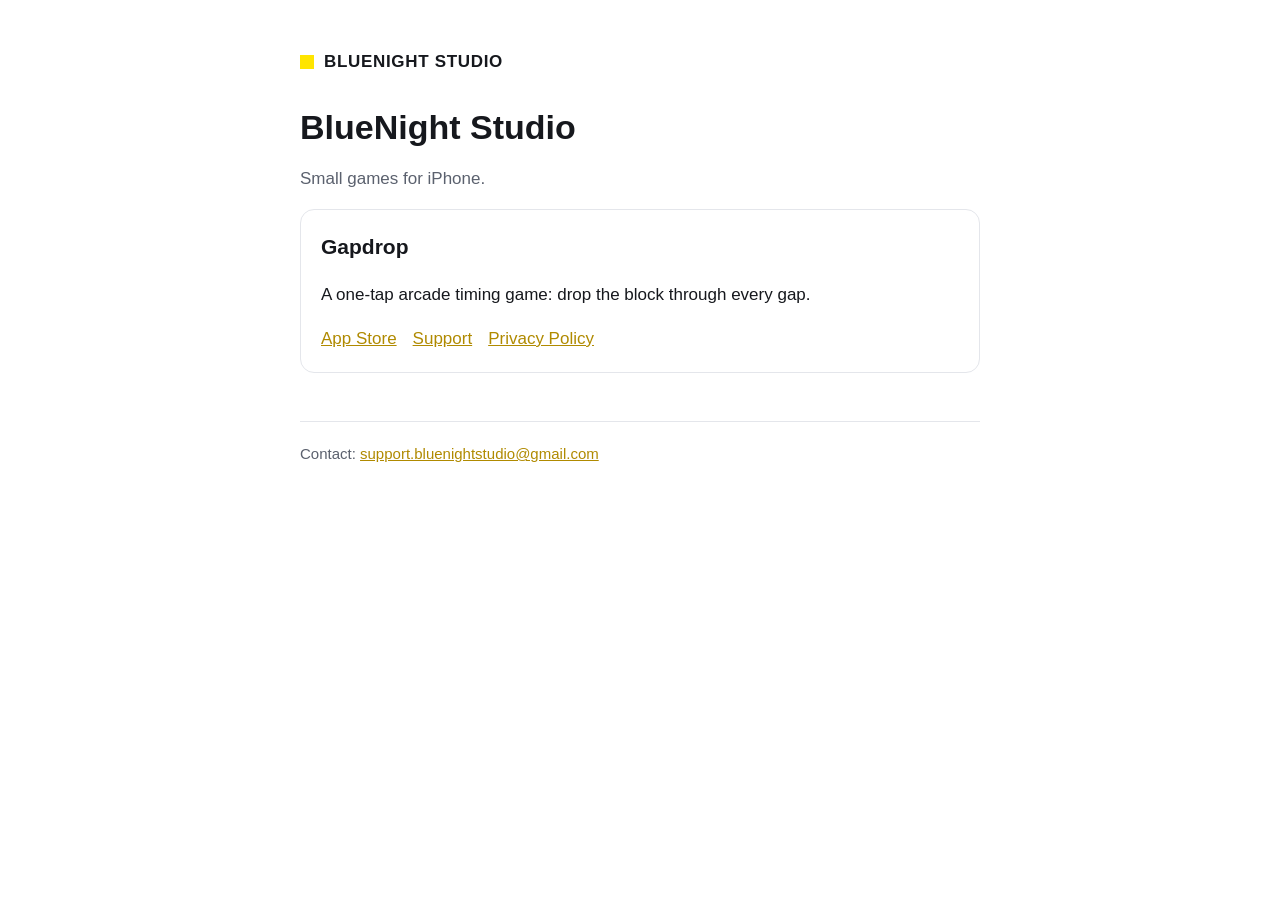
<file: index.html>
<!doctype html>
<html lang="en">
<head>
<meta charset="utf-8">
<meta name="viewport" content="width=device-width, initial-scale=1">
<title>BlueNight Studio</title>
<link rel="stylesheet" href="/style.css">
</head>
<body>
<main>
  <header>
    <div class="brand"><span class="block"></span><a href="/">BlueNight Studio</a></div>
  </header>

  <h1>BlueNight Studio</h1>
  <p class="muted">Small games for iPhone.</p>

  <section class="card">
    <h2>Gapdrop</h2>
    <p>A one-tap arcade timing game: drop the block through every gap.</p>
    <div class="links">
      <a href="https://apps.apple.com/app/id1011670103">App Store</a>
      <a href="/gapdrop/support/">Support</a>
      <a href="/gapdrop/privacy/">Privacy Policy</a>
    </div>
  </section>

  <footer>Contact: <a href="mailto:support.bluenightstudio@gmail.com">support.bluenightstudio@gmail.com</a></footer>
</main>
</body>
</html>
</file>
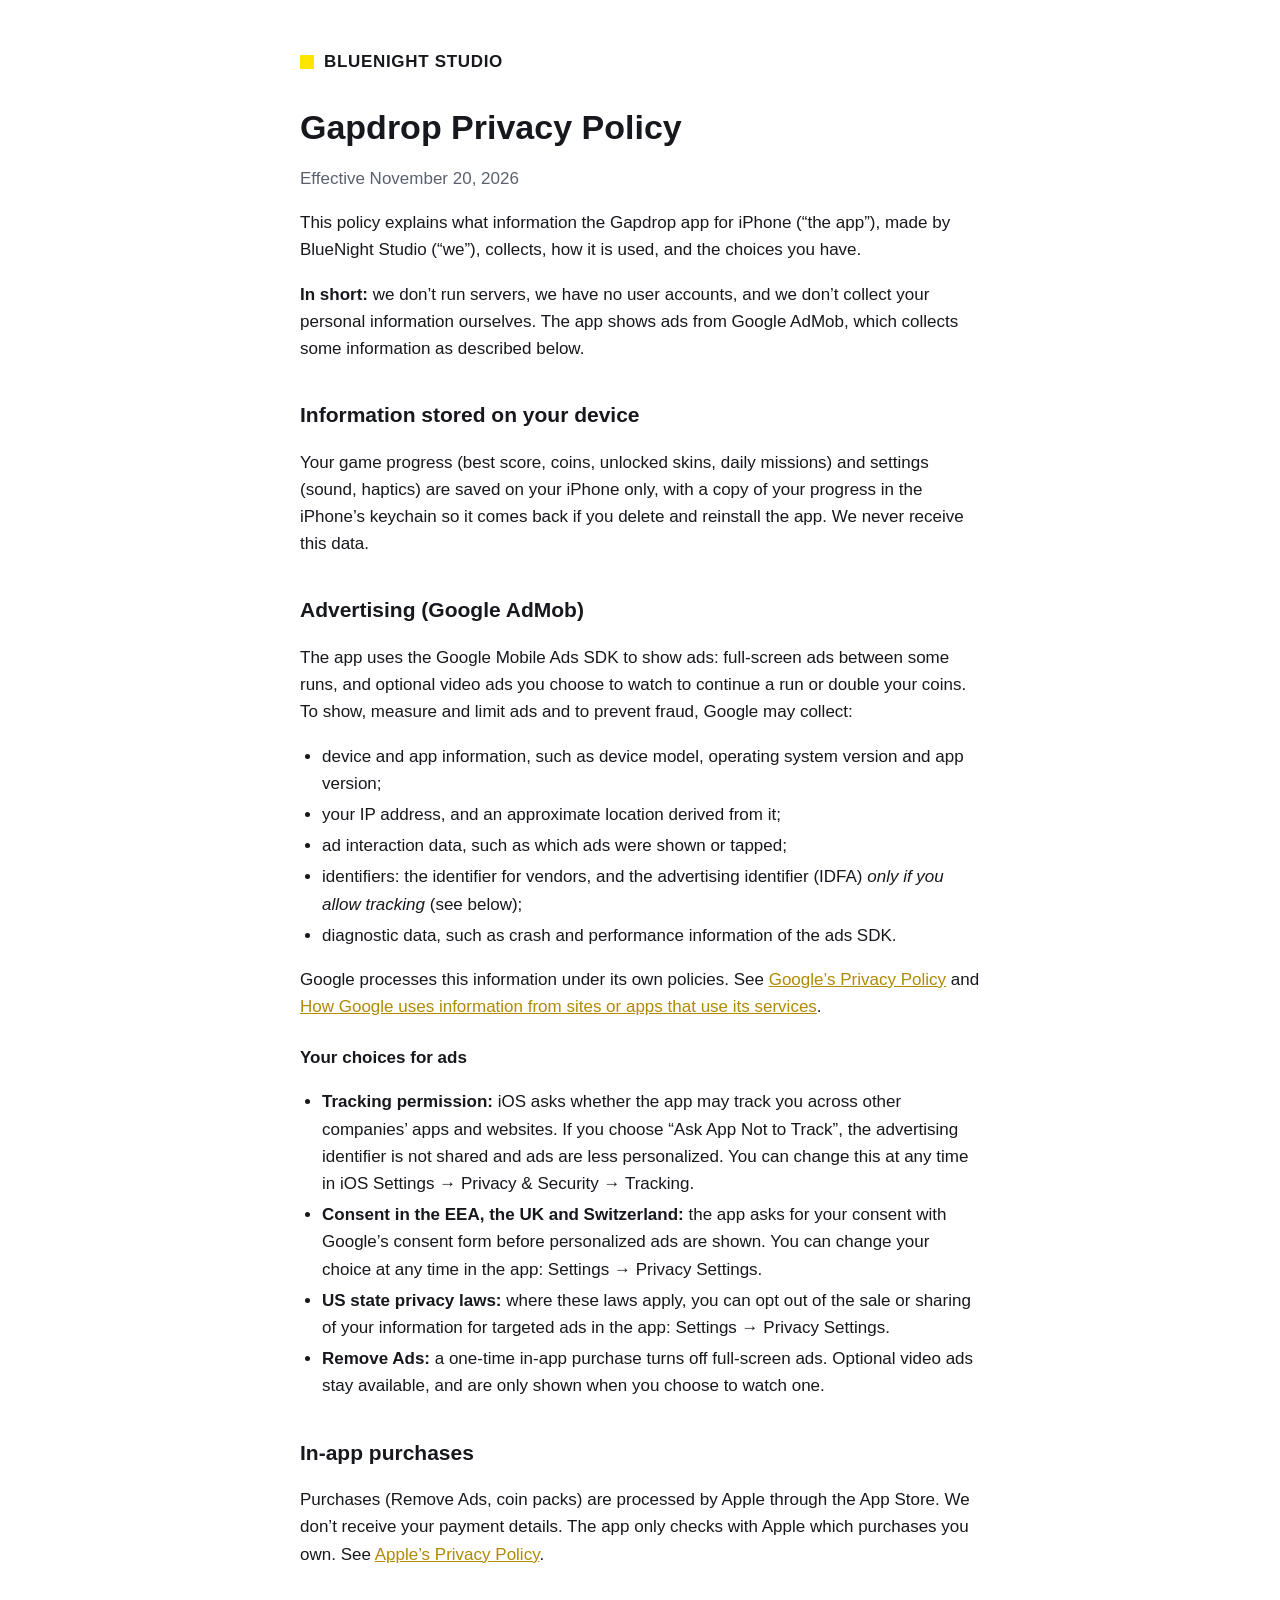
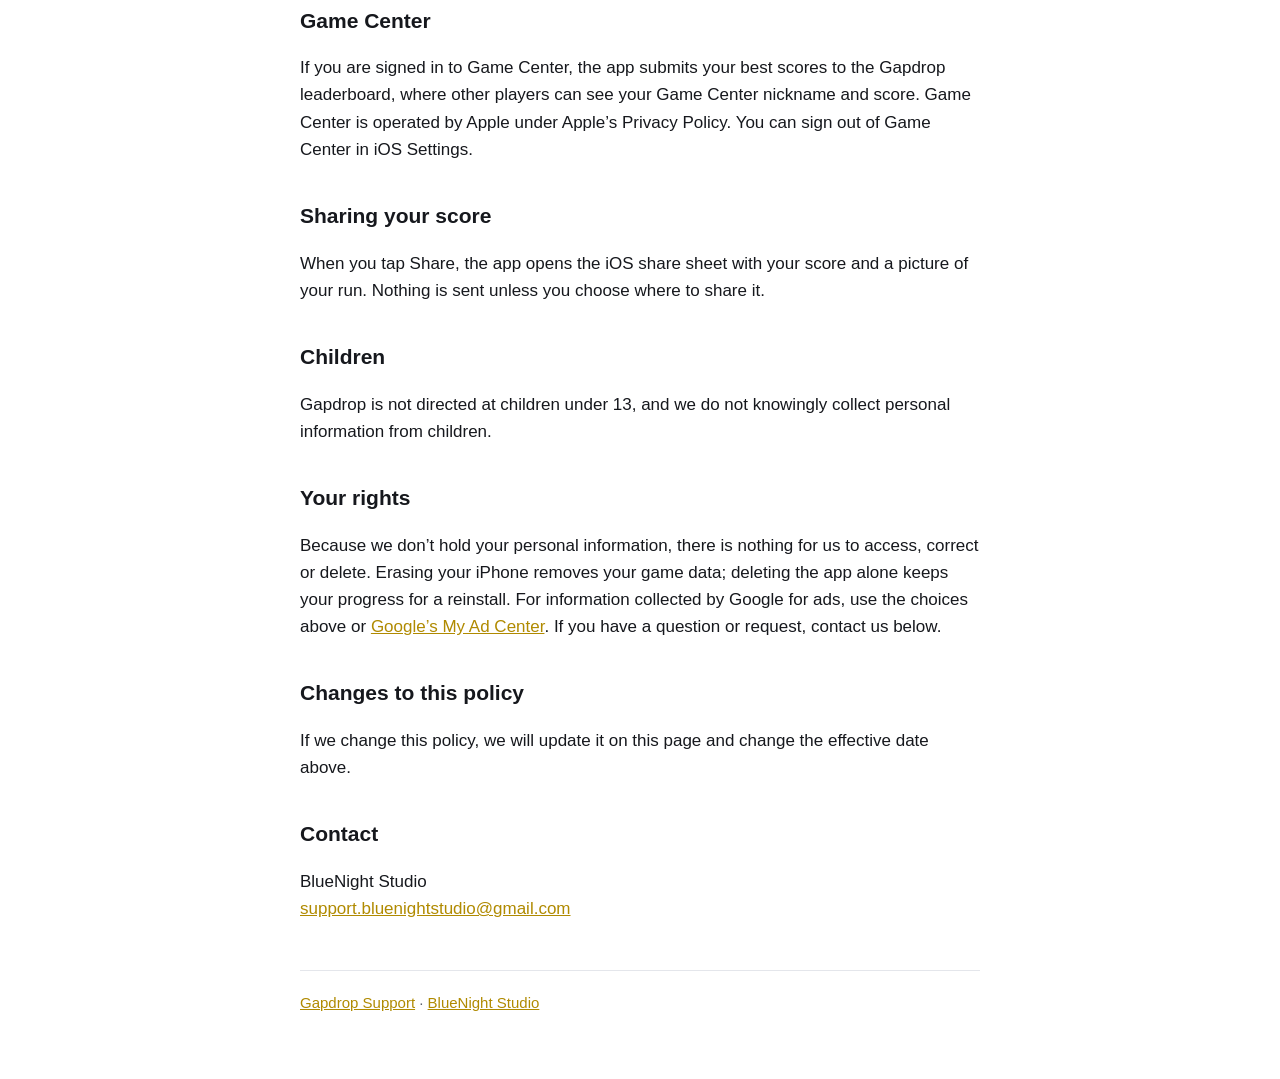
<file: gapdrop/privacy/index.html>
<!doctype html>
<html lang="en">
<head>
<meta charset="utf-8">
<meta name="viewport" content="width=device-width, initial-scale=1">
<title>Gapdrop Privacy Policy</title>
<link rel="stylesheet" href="/style.css">
</head>
<body>
<main>
  <header>
    <div class="brand"><span class="block"></span><a href="/">BlueNight Studio</a></div>
  </header>

  <h1>Gapdrop Privacy Policy</h1>
  <p class="muted">Effective November 20, 2026</p>

  <p>This policy explains what information the Gapdrop app for iPhone (“the app”), made by BlueNight Studio (“we”), collects, how it is used, and the choices you have.</p>

  <p><strong>In short:</strong> we don’t run servers, we have no user accounts, and we don’t collect your personal information ourselves. The app shows ads from Google AdMob, which collects some information as described below.</p>

  <h2>Information stored on your device</h2>
  <p>Your game progress (best score, coins, unlocked skins, daily missions) and settings (sound, haptics) are saved on your iPhone only, with a copy of your progress in the iPhone’s keychain so it comes back if you delete and reinstall the app. We never receive this data.</p>

  <h2>Advertising (Google AdMob)</h2>
  <p>The app uses the Google Mobile Ads SDK to show ads: full-screen ads between some runs, and optional video ads you choose to watch to continue a run or double your coins. To show, measure and limit ads and to prevent fraud, Google may collect:</p>
  <ul>
    <li>device and app information, such as device model, operating system version and app version;</li>
    <li>your IP address, and an approximate location derived from it;</li>
    <li>ad interaction data, such as which ads were shown or tapped;</li>
    <li>identifiers: the identifier for vendors, and the advertising identifier (IDFA) <em>only if you allow tracking</em> (see below);</li>
    <li>diagnostic data, such as crash and performance information of the ads SDK.</li>
  </ul>
  <p>Google processes this information under its own policies. See <a href="https://policies.google.com/privacy">Google’s Privacy Policy</a> and <a href="https://policies.google.com/technologies/partner-sites">How Google uses information from sites or apps that use its services</a>.</p>

  <h3>Your choices for ads</h3>
  <ul>
    <li><strong>Tracking permission:</strong> iOS asks whether the app may track you across other companies’ apps and websites. If you choose “Ask App Not to Track”, the advertising identifier is not shared and ads are less personalized. You can change this at any time in iOS Settings → Privacy &amp; Security → Tracking.</li>
    <li><strong>Consent in the EEA, the UK and Switzerland:</strong> the app asks for your consent with Google’s consent form before personalized ads are shown. You can change your choice at any time in the app: Settings → Privacy Settings.</li>
    <li><strong>US state privacy laws:</strong> where these laws apply, you can opt out of the sale or sharing of your information for targeted ads in the app: Settings → Privacy Settings.</li>
    <li><strong>Remove Ads:</strong> a one-time in-app purchase turns off full-screen ads. Optional video ads stay available, and are only shown when you choose to watch one.</li>
  </ul>

  <h2>In-app purchases</h2>
  <p>Purchases (Remove Ads, coin packs) are processed by Apple through the App Store. We don’t receive your payment details. The app only checks with Apple which purchases you own. See <a href="https://www.apple.com/legal/privacy/">Apple’s Privacy Policy</a>.</p>

  <h2>Game Center</h2>
  <p>If you are signed in to Game Center, the app submits your best scores to the Gapdrop leaderboard, where other players can see your Game Center nickname and score. Game Center is operated by Apple under Apple’s Privacy Policy. You can sign out of Game Center in iOS Settings.</p>

  <h2>Sharing your score</h2>
  <p>When you tap Share, the app opens the iOS share sheet with your score and a picture of your run. Nothing is sent unless you choose where to share it.</p>

  <h2>Children</h2>
  <p>Gapdrop is not directed at children under 13, and we do not knowingly collect personal information from children.</p>

  <h2>Your rights</h2>
  <p>Because we don’t hold your personal information, there is nothing for us to access, correct or delete. Erasing your iPhone removes your game data; deleting the app alone keeps your progress for a reinstall. For information collected by Google for ads, use the choices above or <a href="https://myadcenter.google.com/">Google’s My Ad Center</a>. If you have a question or request, contact us below.</p>

  <h2>Changes to this policy</h2>
  <p>If we change this policy, we will update it on this page and change the effective date above.</p>

  <h2>Contact</h2>
  <p>BlueNight Studio<br><a href="mailto:support.bluenightstudio@gmail.com">support.bluenightstudio@gmail.com</a></p>

  <footer><a href="/gapdrop/support/">Gapdrop Support</a> · <a href="/">BlueNight Studio</a></footer>
</main>
</body>
</html>
</file>
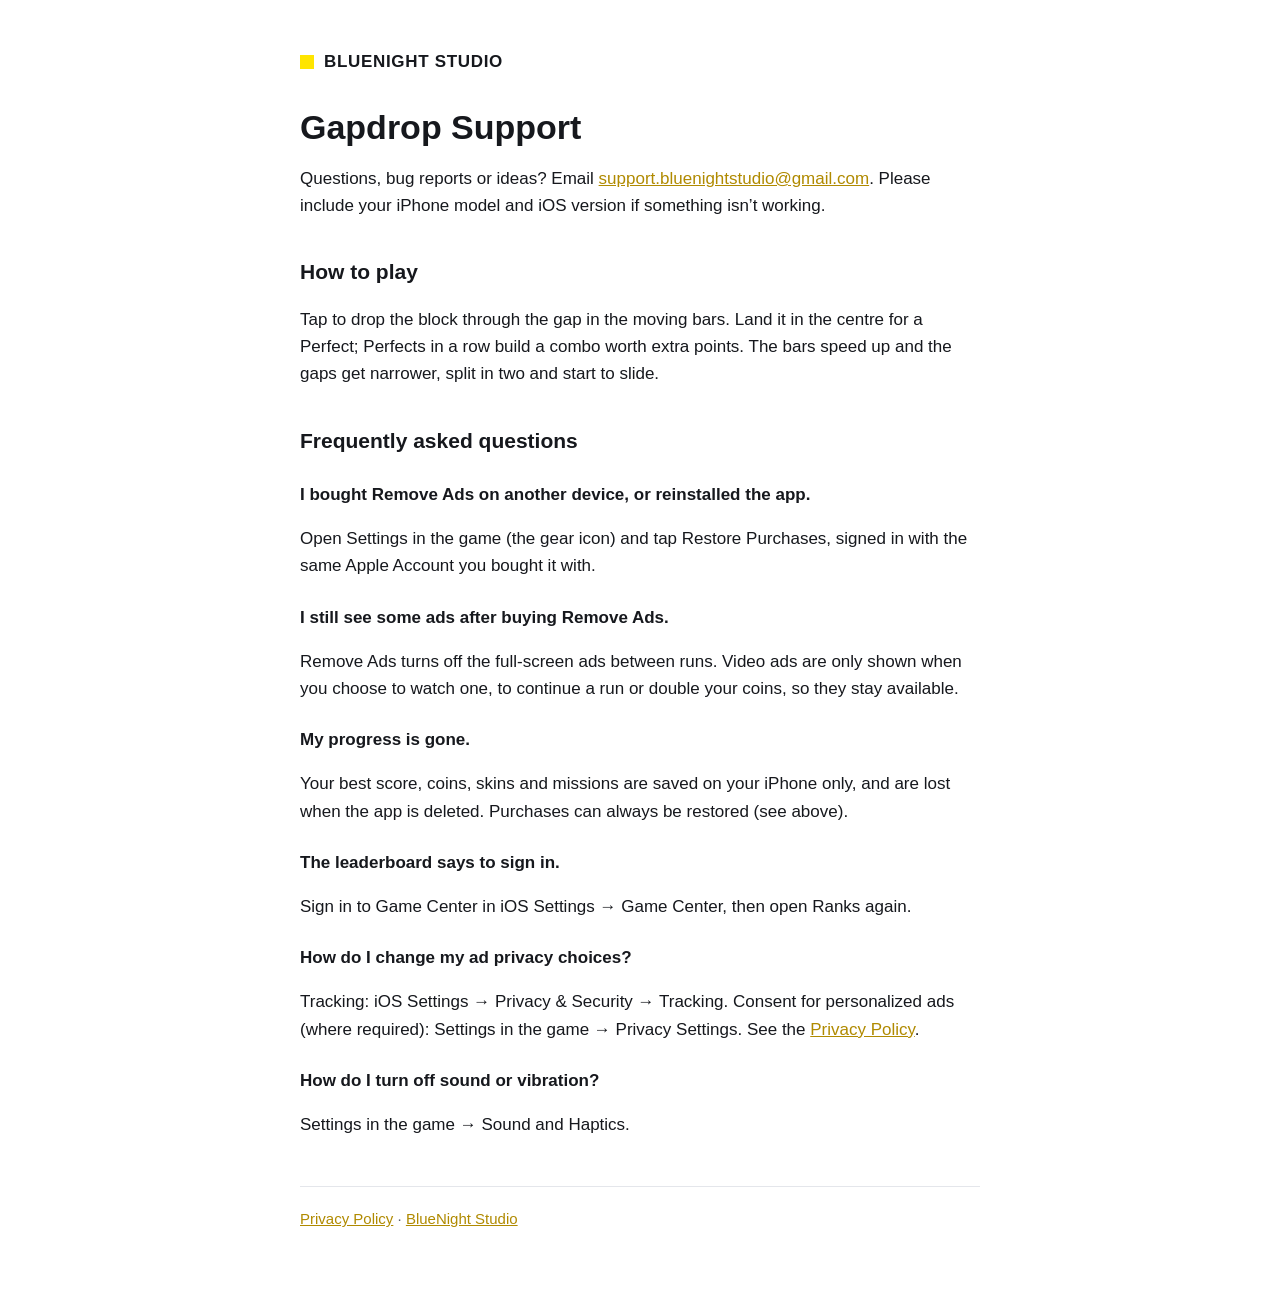
<file: gapdrop/support/index.html>
<!doctype html>
<html lang="en">
<head>
<meta charset="utf-8">
<meta name="viewport" content="width=device-width, initial-scale=1">
<title>Gapdrop Support</title>
<link rel="stylesheet" href="/style.css">
</head>
<body>
<main>
  <header>
    <div class="brand"><span class="block"></span><a href="/">BlueNight Studio</a></div>
  </header>

  <h1>Gapdrop Support</h1>
  <p>Questions, bug reports or ideas? Email <a href="mailto:support.bluenightstudio@gmail.com">support.bluenightstudio@gmail.com</a>. Please include your iPhone model and iOS version if something isn’t working.</p>

  <h2>How to play</h2>
  <p>Tap to drop the block through the gap in the moving bars. Land it in the centre for a Perfect; Perfects in a row build a combo worth extra points. The bars speed up and the gaps get narrower, split in two and start to slide.</p>

  <h2>Frequently asked questions</h2>

  <h3>I bought Remove Ads on another device, or reinstalled the app.</h3>
  <p>Open Settings in the game (the gear icon) and tap Restore Purchases, signed in with the same Apple Account you bought it with.</p>

  <h3>I still see some ads after buying Remove Ads.</h3>
  <p>Remove Ads turns off the full-screen ads between runs. Video ads are only shown when you choose to watch one, to continue a run or double your coins, so they stay available.</p>

  <h3>My progress is gone.</h3>
  <p>Your best score, coins, skins and missions are saved on your iPhone only, and are lost when the app is deleted. Purchases can always be restored (see above).</p>

  <h3>The leaderboard says to sign in.</h3>
  <p>Sign in to Game Center in iOS Settings → Game Center, then open Ranks again.</p>

  <h3>How do I change my ad privacy choices?</h3>
  <p>Tracking: iOS Settings → Privacy &amp; Security → Tracking. Consent for personalized ads (where required): Settings in the game → Privacy Settings. See the <a href="/gapdrop/privacy/">Privacy Policy</a>.</p>

  <h3>How do I turn off sound or vibration?</h3>
  <p>Settings in the game → Sound and Haptics.</p>

  <footer><a href="/gapdrop/privacy/">Privacy Policy</a> · <a href="/">BlueNight Studio</a></footer>
</main>
</body>
</html>
</file>
<file: style.css>
:root {
  --bg: #ffffff;
  --text: #16181d;
  --muted: #5b616e;
  --line: #e4e6eb;
  --accent: #b08a00;
  --mark: #ffe500;
  color-scheme: light dark;
}
@media (prefers-color-scheme: dark) {
  :root {
    --bg: #0b0c0f;
    --text: #eceef2;
    --muted: #9aa0ad;
    --line: #262a33;
    --accent: #ffe500;
  }
}
* { box-sizing: border-box; }
body {
  margin: 0;
  background: var(--bg);
  color: var(--text);
  font: 17px/1.6 -apple-system, BlinkMacSystemFont, "Segoe UI", Roboto, Helvetica, Arial, sans-serif;
}
main { max-width: 720px; margin: 0 auto; padding: 48px 20px 64px; }
header { margin-bottom: 32px; }
.brand { display: flex; align-items: center; gap: 10px; font-weight: 800; letter-spacing: 0.04em; text-transform: uppercase; }
.brand .block { width: 14px; height: 14px; background: var(--mark); display: inline-block; }
.brand a { color: inherit; text-decoration: none; }
h1 { font-size: 34px; line-height: 1.2; margin: 24px 0 8px; }
h2 { font-size: 21px; margin: 36px 0 8px; }
h3 { font-size: 17px; margin: 24px 0 4px; }
p, li { color: var(--text); }
.muted, footer { color: var(--muted); }
a { color: var(--accent); }
ul { padding-left: 22px; }
li { margin: 4px 0; }
.card { border: 1px solid var(--line); border-radius: 14px; padding: 20px; margin: 16px 0; }
.card h2 { margin-top: 0; }
.links { display: flex; flex-wrap: wrap; gap: 16px; }
footer { margin-top: 48px; padding-top: 20px; border-top: 1px solid var(--line); font-size: 15px; }
</file>
